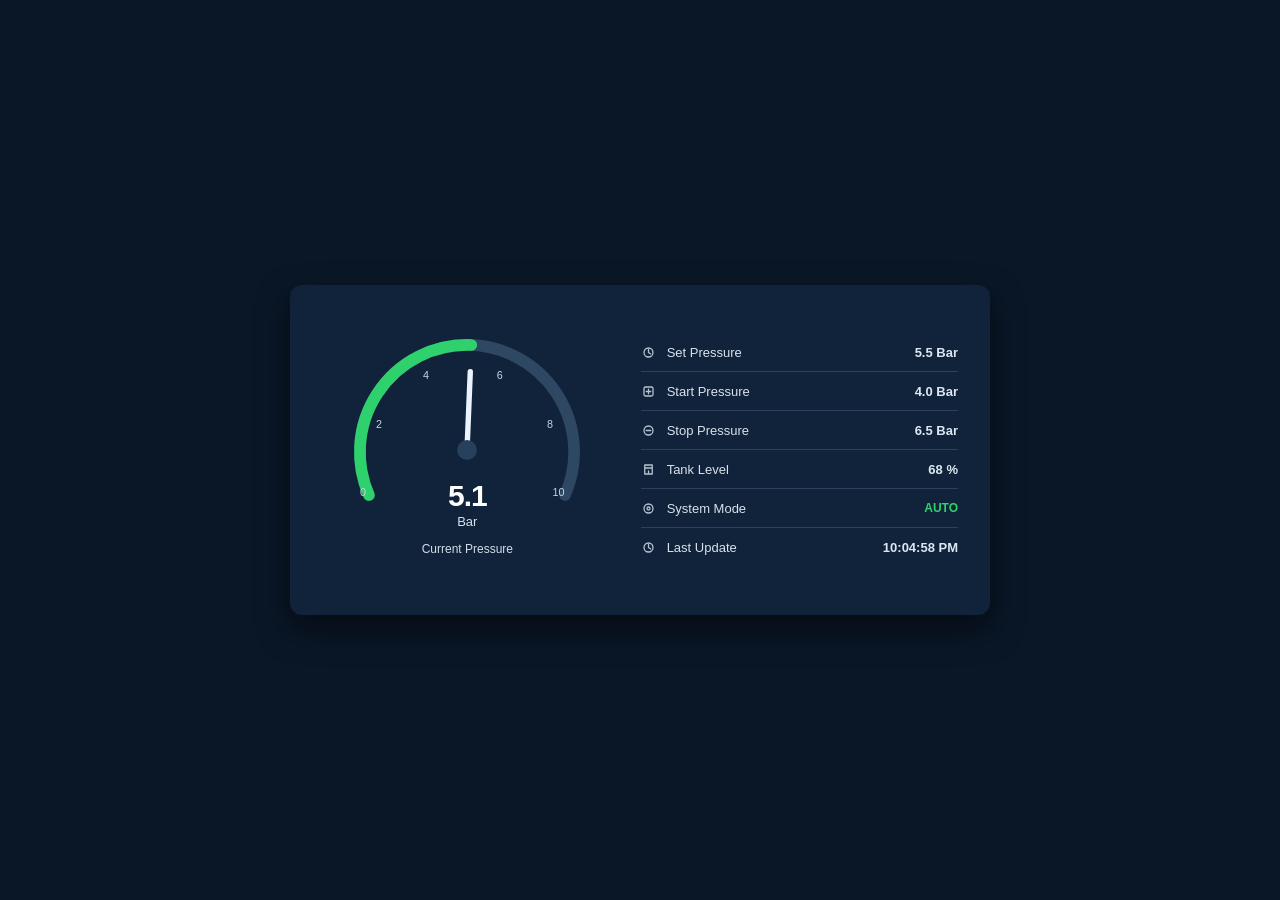
<file: web-v2/test.html>
<!DOCTYPE html>
<html lang="en">

<head>
    <meta charset="UTF-8" />
    <meta name="viewport" content="width=device-width, initial-scale=1.0" />
    <title>SCADA Pressure Dashboard</title>
    <style>
        :root {
            --panel: #10233a;
            --page: #0a1727;
            --muted: #a8b8c9;
            --line: #2e4762;
            --green: #2fd16d;
        }

        * {
            box-sizing: border-box;
        }

        body {
            margin: 0;
            min-height: 100vh;
            display: grid;
            place-items: center;
            background: var(--page);
            font-family: "Segoe UI", Arial, sans-serif;
            color: #fff;
        }

        .dashboard {
            width: min(700px, 94vw);
            min-height: 330px;
            display: grid;
            grid-template-columns: 1fr 1.08fr;
            gap: 25px;
            align-items: center;
            padding: 25px 29px;
            border-radius: 12px;
            background: var(--panel);
            box-shadow: 0 14px 32px #0008;
        }

        .gauge {
            position: relative;
            width: 280px;
            height: 270px;
            justify-self: center;
        }

        svg {
            width: 100%;
            height: 100%;
            overflow: visible;
        }

        .track {
            fill: none;
            stroke: var(--line);
            stroke-width: 13;
            stroke-linecap: round;
        }

        .progress {
            fill: none;
            stroke: var(--green);
            stroke-width: 13;
            stroke-linecap: round;
        }

        .tick {
            fill: #c9d5e1;
            font-size: 12px;
            font-weight: 500;
        }

        .needle {
            transform-origin: 150px 150px;
            transition: transform .5s cubic-bezier(.22, .8, .32, 1);
        }

        .needle line {
            stroke: #eaf3ff;
            stroke-width: 6;
            stroke-linecap: round;
        }

        .hub {
            fill: #27415c;
        }

        .reading {
            position: absolute;
            top: 166px;
            width: 100%;
            text-align: center;
        }

        .reading strong {
            display: block;
            font-size: 30px;
            line-height: 1;
            letter-spacing: -1px;
        }

        .reading span {
            display: block;
            margin-top: 3px;
            font-size: 13px;
            color: #d4e0ec;
        }

        .reading small {
            display: block;
            margin-top: 13px;
            color: #d3dde8;
            font-size: 12px;
        }

        .details {
            padding-right: 3px;
        }

        .row {
            height: 39px;
            display: grid;
            grid-template-columns: 18px 1fr auto;
            align-items: center;
            gap: 8px;
            border-bottom: 1px solid #2a425b;
            font-size: 13px;
        }

        .row:last-child {
            border-bottom: 0;
        }

        .icon {
            width: 15px;
            height: 15px;
            fill: none;
            stroke: #b6c5d4;
            stroke-width: 1.7;
            stroke-linecap: round;
            stroke-linejoin: round;
        }

        .label {
            color: #d9e2eb;
        }

        .metric {
            color: #dce7f1;
            font-weight: 700;
        }

        .metric.auto {
            color: var(--green);
            font-size: 12px;
        }

        @media (max-width:620px) {
            .dashboard {
                grid-template-columns: 1fr;
                gap: 0;
                padding: 18px;
            }

            .details {
                padding: 0 12px 8px;
            }
        }
    </style>
</head>

<body>
    <main class="dashboard">
        <section class="gauge" aria-label="Current pressure gauge">
            <svg viewBox="0 0 300 300" role="img">
                <path class="track" d="M41 200 A119 119 0 1 1 259 200" />
                <path id="progress" class="progress" d="M41 200 A119 119 0 1 1 259 200" />
                <g class="tick"><text x="31" y="201">0</text><text x="49" y="126">2</text><text x="101"
                        y="71">4</text><text x="183" y="71">6</text><text x="239" y="126">8</text><text x="245"
                        y="201">10</text></g>
                <g id="needle" class="needle">
                    <line x1="150" y1="150" x2="150" y2="63" />
                </g>
                <circle class="hub" cx="150" cy="150" r="11" />
            </svg>
            <div class="reading"><strong id="pressure">5.1</strong><span>Bar</span><small>Current Pressure</small></div>
        </section>
        <section class="details" aria-label="Pressure system status">
            <div class="row"><svg class="icon" viewBox="0 0 20 20">
                    <circle cx="10" cy="10" r="6" />
                    <path d="M10 10V6M10 10l3 2" />
                </svg><span class="label">Set Pressure</span><span class="metric">5.5 Bar</span></div>
            <div class="row"><svg class="icon" viewBox="0 0 20 20">
                    <rect x="4" y="4" width="12" height="12" rx="2" />
                    <path d="M7 10h6M10 7v6" />
                </svg><span class="label">Start Pressure</span><span class="metric">4.0 Bar</span></div>
            <div class="row"><svg class="icon" viewBox="0 0 20 20">
                    <circle cx="10" cy="10" r="6" />
                    <path d="M7 10h6" />
                </svg><span class="label">Stop Pressure</span><span class="metric">6.5 Bar</span></div>
            <div class="row"><svg class="icon" viewBox="0 0 20 20">
                    <path d="M5 4h10v12H5zM5 8h10" />
                    <path d="M10 12v3" />
                </svg><span class="label">Tank Level</span><span class="metric">68 %</span></div>
            <div class="row"><svg class="icon" viewBox="0 0 20 20">
                    <circle cx="10" cy="10" r="6" />
                    <circle cx="10" cy="10" r="2" />
                </svg><span class="label">System Mode</span><span class="metric auto">AUTO</span></div>
            <div class="row"><svg class="icon" viewBox="0 0 20 20">
                    <circle cx="10" cy="10" r="6" />
                    <path d="M10 10V6M10 10l3 2" />
                </svg><span class="label">Last Update</span><span id="time" class="metric">--:--:--</span></div>
        </section>
    </main>
    <script>
        const pressure = document.getElementById('pressure');
        const needle = document.getElementById('needle');
        const progress = document.getElementById('progress');
        const time = document.getElementById('time');
        const length = progress.getTotalLength();
        progress.style.strokeDasharray = length;
        function setPressure(value) {
            const v = Math.max(0, Math.min(10, value));
            pressure.textContent = v.toFixed(1);
            needle.style.transform = `rotate(${-120 + v * 24}deg)`;
            progress.style.strokeDashoffset = length * (1 - v / 10);
        }
        function updateTime() { time.textContent = new Date().toLocaleTimeString([], { hour: '2-digit', minute: '2-digit', second: '2-digit' }); }
        setPressure(5.1); updateTime(); setInterval(updateTime, 1000);
        
    </script>
</body>

</html>
</file>
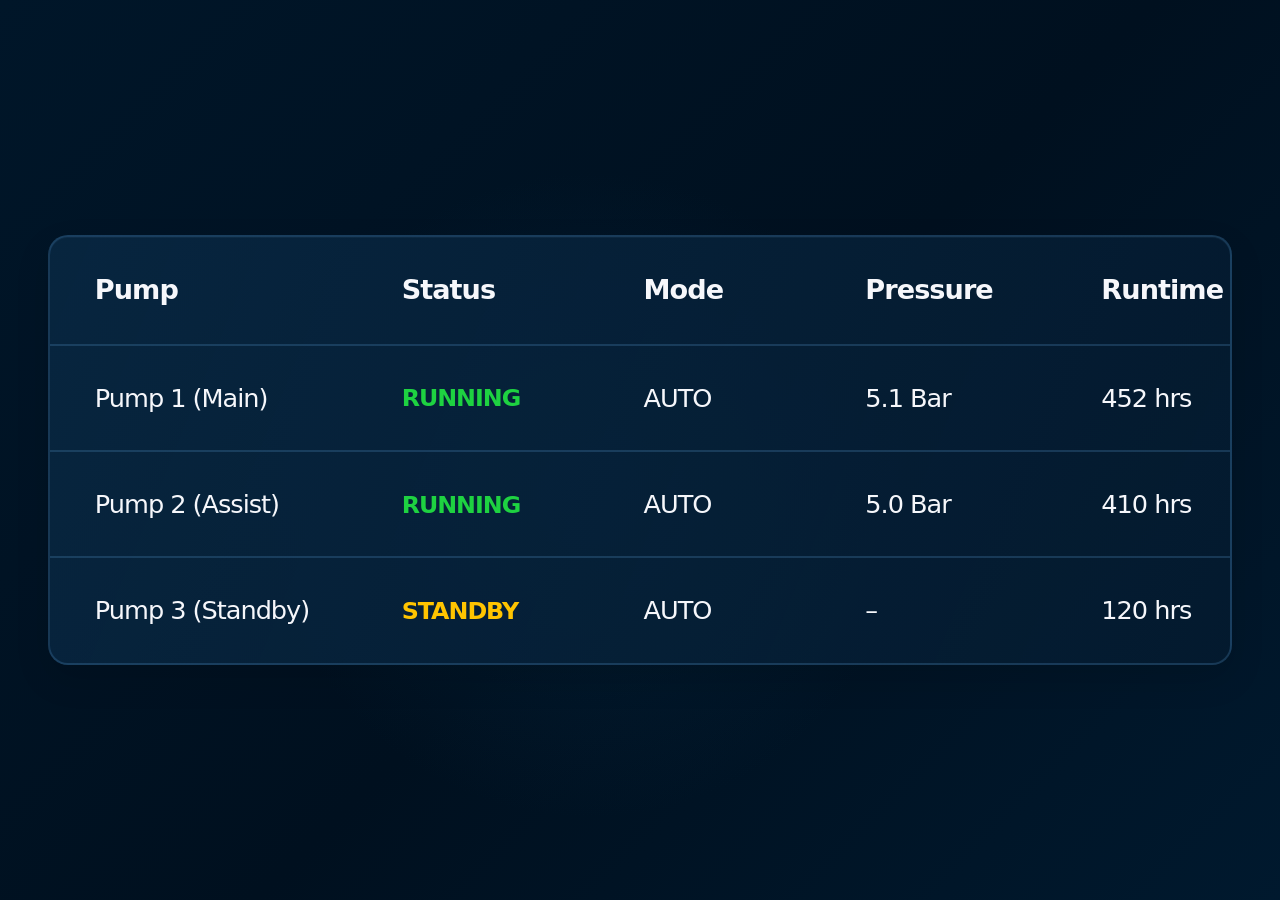
<file: web-v2/test1.html>
<!doctype html>
<html lang="en">

<head>
    <meta charset="utf-8">
    <meta name="viewport" content="width=device-width, initial-scale=1">
    <title>Pump Status Dashboard</title>
    <link href="https://cdn.jsdelivr.net/npm/bootstrap@5.3.3/dist/css/bootstrap.min.css" rel="stylesheet">
    <style>
        :root {
            --ink: #f6f7fb;
            --line: rgba(75, 133, 180, .29);
            --panel: rgba(7, 34, 59, .82);
            --green: #1ed241;
            --yellow: #ffc400;
        }

        * {
            box-sizing: border-box;
        }

        body {
            margin: 0;
            color: var(--ink);
            font-family: Inter, ui-sans-serif, system-ui, -apple-system, BlinkMacSystemFont, "Segoe UI", sans-serif;
            background:
                radial-gradient(circle at 46% 55%, rgba(10, 53, 86, .32), transparent 38%),
                linear-gradient(135deg, #001629 0%, #00101f 53%, #00192e 100%);
        }

        .dashboard {
            min-height: 100vh;
        }

        .pump-panel {
            overflow: hidden;
            border: 2px solid var(--line);
            border-radius: 20px;
            background: linear-gradient(112deg, rgba(8, 39, 66, .9), rgba(4, 27, 48, .84));
            box-shadow: inset 0 1px rgba(143, 191, 229, .05), 0 14px 34px rgba(0, 0, 0, .12);
        }

        .pump-table {
            --bs-table-bg: transparent;
            --bs-table-color: var(--ink);
            table-layout: fixed;
        }

        .pump-table th,
        .pump-table td {
            padding: 2.05rem 3.8%;
            white-space: nowrap;
            border-bottom: 2px solid var(--line);
        }

        .pump-table thead th {
            font-size: clamp(1.45rem, 2.12vw, 2.35rem);
            font-weight: 750;
            letter-spacing: -.035em;
        }

        .pump-table tbody td {
            font-size: clamp(1.3rem, 2vw, 2.28rem);
            font-weight: 400;
            letter-spacing: -.04em;
        }

        .pump-table tbody tr:last-child td {
            border-bottom: 0;
        }

        .pump-table th:nth-child(1),
        .pump-table td:nth-child(1) {
            width: 26%;
        }

        .pump-table th:nth-child(2),
        .pump-table td:nth-child(2) {
            width: 20.5%;
        }

        .pump-table th:nth-child(3),
        .pump-table td:nth-child(3) {
            width: 18.8%;
        }

        .pump-table th:nth-child(4),
        .pump-table td:nth-child(4) {
            width: 20%;
        }

        .pump-table th:nth-child(5),
        .pump-table td:nth-child(5) {
            width: 14.7%;
        }

        .status {
            font-weight: 750;
            font-size: .93em;
        }

        .status-running {
            color: var(--green);
        }

        .status-standby {
            color: var(--yellow);
        }

        @media (max-width: 767.98px) {
            .pump-panel {
                border-radius: 15px;
            }

            .pump-table {
                min-width: 690px;
            }

            .pump-table th,
            .pump-table td {
                padding: 1.3rem 1.65rem;
            }
        }
    </style>
</head>

<body>
    <main class="dashboard d-flex align-items-center min-vh-100">
        <section class="container-fluid px-3 px-md-4 px-xl-5" aria-labelledby="dashboard-title">
            <h1 id="dashboard-title" class="visually-hidden">Pump Status Dashboard</h1>
            <div class="pump-panel" role="region" aria-label="Pump operational status">
                <div class="table-responsive">
                    <table class="table table-borderless align-middle mb-0 pump-table">
                        <thead>
                            <tr>
                                <th scope="col">Pump</th>
                                <th scope="col">Status</th>
                                <th scope="col">Mode</th>
                                <th scope="col">Pressure</th>
                                <th scope="col">Runtime</th>
                            </tr>
                        </thead>
                        <tbody id="pumpRows"></tbody>
                    </table>
                </div>
            </div>
        </section>
    </main>

    <script src="https://cdn.jsdelivr.net/npm/bootstrap@5.3.3/dist/js/bootstrap.bundle.min.js"></script>
    <script>
        const pumps = [
            { name: "Pump 1 (Main)", status: "RUNNING", mode: "AUTO", pressure: "5.1 Bar", runtime: "452 hrs" },
            { name: "Pump 2 (Assist)", status: "RUNNING", mode: "AUTO", pressure: "5.0 Bar", runtime: "410 hrs" },
            { name: "Pump 3 (Standby)", status: "STANDBY", mode: "AUTO", pressure: "–", runtime: "120 hrs" }
        ];

        const statusClass = (status) => status === "RUNNING" ? "status-running" : "status-standby";

        document.querySelector("#pumpRows").innerHTML = pumps.map((pump) => `
  <tr>
    <td>${pump.name}</td>
    <td><span class="status ${statusClass(pump.status)}">${pump.status}</span></td>
    <td>${pump.mode}</td>
    <td>${pump.pressure}</td>
    <td>${pump.runtime}</td>
  </tr>
`).join("");

    </script>
</body>

</html>
</file>
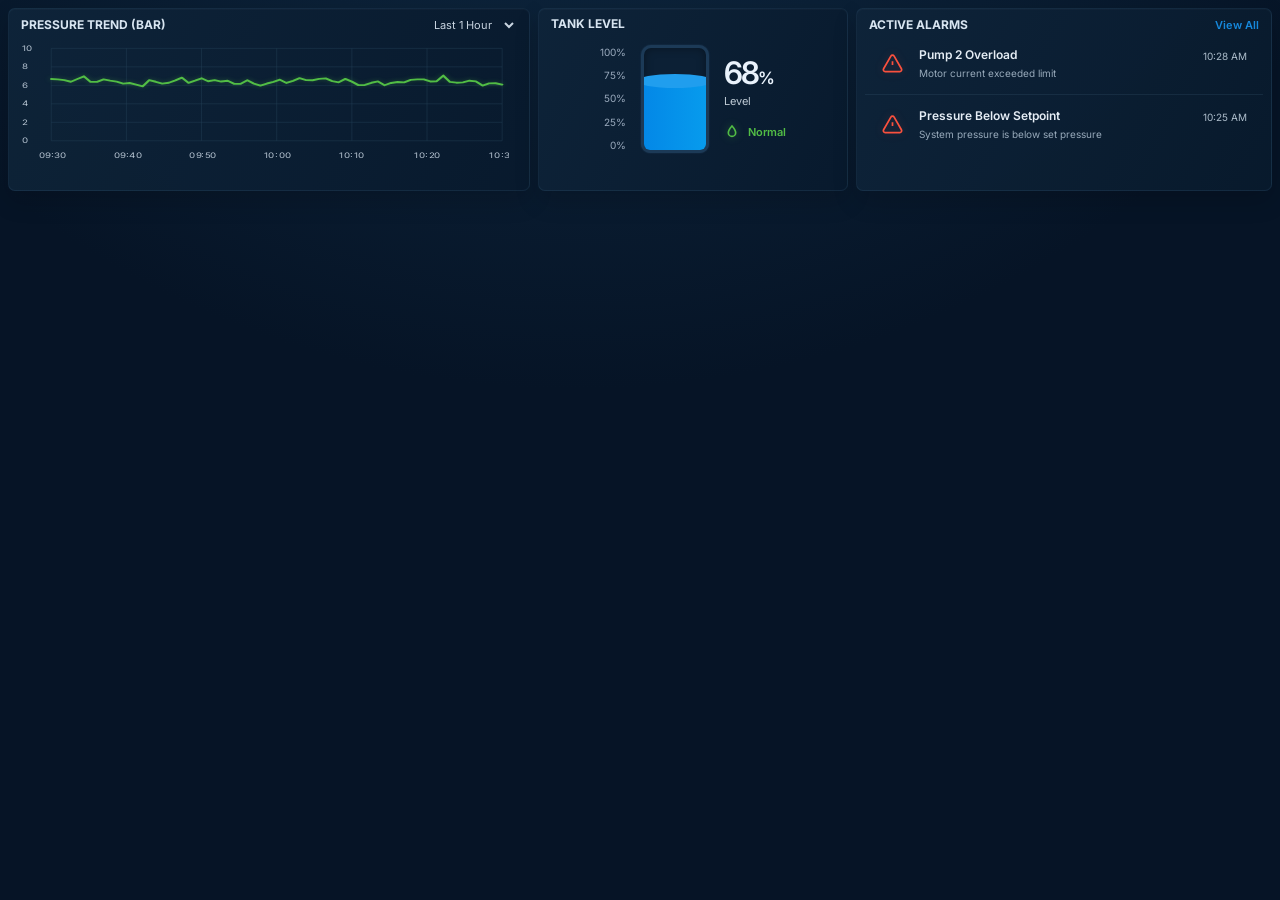
<file: web-v2/test2.html>
<!doctype html>
<html lang="en">

<head>
    <meta charset="utf-8">
    <meta name="viewport" content="width=device-width, initial-scale=1">
    <title>Operations Dashboard</title>
    <link href="https://cdn.jsdelivr.net/npm/bootstrap@5.3.3/dist/css/bootstrap.min.css" rel="stylesheet">
    <link rel="preconnect" href="https://fonts.googleapis.com">
    <link href="https://fonts.googleapis.com/css2?family=Inter:wght@400;500;600;700&display=swap" rel="stylesheet">
    <style>
        :root {
            --panel: #0d2034;
            --panel-2: #0a1a2d;
            --line: #19344d;
            --muted: #9aaabd;
            --blue: #078fee;
            --green: #52bd45;
            --red: #fa513e;
        }

        * {
            box-sizing: border-box;
        }

        body {
            margin: 0;
            min-height: 100vh;
            font-family: Inter, Arial, sans-serif;
            color: #e9f2fc;
            background: radial-gradient(circle at 45% -60%, #143552, #061426 58%);
        }

        .dashboard {
            max-width: 1640px;
            margin: auto;
            padding: 8px;
        }

        .card-panel {
            height: 100%;
            min-height: 183px;
            border: 1px solid rgba(54, 91, 123, .22);
            background: linear-gradient(118deg, rgba(14, 36, 57, .98), rgba(8, 26, 45, .98));
            border-radius: 7px;
            box-shadow: 0 10px 25px rgba(0, 0, 0, .16), inset 0 1px 0 rgba(255, 255, 255, .02);
            overflow: hidden;
        }

        .panel-title {
            font-size: 12px;
            font-weight: 700;
            color: #d8e5f1;
        }

        .period {
            border: 0;
            background: transparent;
            color: #c9d5e1;
            font-size: 11px;
            padding: 0;
        }

        .period:focus {
            box-shadow: none;
            color: #fff;
        }

        .chart-area {
            height: 138px;
            padding: 4px 12px 9px 4px;
        }

        #trend {
            width: 100%;
            height: 100%;
            display: block;
        }

        .grid {
            stroke: #254158;
            stroke-width: 1;
            opacity: .52;
        }

        .axis {
            fill: #b3c1cf;
            font-size: 10px;
            font-family: Inter, Arial, sans-serif;
        }

        .trend-line {
            fill: none;
            stroke: var(--green);
            stroke-width: 2.5;
            stroke-linejoin: round;
            stroke-linecap: round;
            filter: drop-shadow(0 0 3px rgba(80, 190, 69, .35));
            stroke-dasharray: 600;
            stroke-dashoffset: 600;
            animation: draw 2s ease forwards;
        }

        @keyframes draw {
            to {
                stroke-dashoffset: 0;
            }
        }

        /* Adjusted gap from 25px to 15px to fit the new axis */
        .tank-wrap {
            height: 135px;
            display: flex;
            align-items: center;
            justify-content: center;
            gap: 15px;
            padding-top: 0;
        }

        /* New Tank Y-Axis styles */
        .tank-y-axis {
            display: flex;
            flex-direction: column;
            justify-content: space-between;
            height: 108px;
            color: var(--muted);
            font-size: 10px;
            text-align: right;
        }

        .tank {
            width: 68px;
            height: 108px;
            position: relative;
            border: 3px solid #1c3a57;
            border-radius: 10px 10px 9px 9px;
            background: #0c2035;
            overflow: hidden;
            box-shadow: inset 0 0 10px rgba(0, 0, 0, .35), 0 0 2px rgba(103, 167, 218, .2);
        }

        .water {
            position: absolute;
            left: 0;
            bottom: 0;
            width: 100%;
            height: 68%;
            background: linear-gradient(90deg, #0388e7, #079bed);
            animation: water-rise 1.5s cubic-bezier(.2, .8, .2, 1);
        }

        .water:before {
            content: "";
            position: absolute;
            left: -11%;
            top: -7px;
            width: 122%;
            height: 14px;
            border-radius: 50%;
            background: #209eee;
            animation: wave 2.5s ease-in-out infinite alternate;
        }

        @keyframes water-rise {
            from {
                height: 0;
            }

            to {
                height: 68%;
            }
        }

        @keyframes wave {
            to {
                transform: translateX(8px) scaleY(.8);
            }
        }

        .level-number {
            font-size: 31px;
            font-weight: 600;
            letter-spacing: -1.8px;
            line-height: 1;
        }

        .level-number small {
            font-size: 17px;
            letter-spacing: -.5px;
        }

        .metric-label {
            color: #bdc9d4;
            font-size: 11px;
            margin-top: 5px;
        }

        .status {
            margin-top: 14px;
            color: var(--green);
            font-size: 11px;
            font-weight: 600;
            display: flex;
            align-items: center;
            gap: 8px;
        }

        .status svg {
            width: 16px;
            height: 16px;
            filter: drop-shadow(0 0 4px rgba(76, 193, 69, .45));
        }

        .view-all {
            color: #1688db;
            text-decoration: none;
            font-size: 11px;
            font-weight: 600;
        }

        .alarm {
            display: flex;
            gap: 15px;
            padding: 13px 16px;
        }

        .alarm+.alarm {
            border-top: 1px solid rgba(73, 105, 132, .2);
        }

        .alarm-icon {
            width: 23px;
            flex: 0 0 23px;
            color: var(--red);
            margin-top: 0;
            filter: drop-shadow(0 0 4px rgba(247, 77, 56, .2));
        }

        .alarm-title {
            font-size: 12px;
            font-weight: 600;
            color: #e5edf5;
            line-height: 1.25;
        }

        .alarm-desc {
            color: #97a9ba;
            font-size: 10px;
            margin-top: 4px;
        }

        .alarm-time {
            margin-left: auto;
            white-space: nowrap;
            color: #adbdcb;
            font-size: 10px;
            padding-top: 2px;
        }

        @media (max-width: 767px) {
            .dashboard {
                padding: 12px;
            }

            .card-panel {
                min-height: 170px;
            }
        }
    </style>
</head>

<body>
    <main class="dashboard">
        <div class="row g-2">
            <section class="col-lg-5">
                <div class="card-panel p-2">
                    <div class="d-flex justify-content-between align-items-center px-1">
                        <h2 class="panel-title mb-0">PRESSURE TREND (BAR)</h2><select class="period" id="range"
                            aria-label="Chart period">
                            <option>Last 1 Hour</option>
                            <option>Last 6 Hours</option>
                            <option>Today</option>
                        </select>
                    </div>
                    <div class="chart-area"><svg id="trend" viewBox="0 0 500 165" preserveAspectRatio="none"
                            aria-label="Pressure trend chart">
                            <g id="grid"></g>
                            <g id="labels"></g>
                            <path id="line" class="trend-line"></path>
                        </svg></div>
                </div>
            </section>
            <section class="col-lg-3 col-md-5">
                <div class="card-panel p-2">
                    <h2 class="panel-title px-1 mb-0">TANK LEVEL</h2>

                    <div class="tank-wrap">
                        <!-- Added Tank Y-Axis Percentage Labels Here -->
                        <div class="tank-y-axis">
                            <span>100%</span>
                            <span>75%</span>
                            <span>50%</span>
                            <span>25%</span>
                            <span>0%</span>
                        </div>

                        <div class="tank">
                            <div class="water"></div>
                        </div>

                        <div>
                            <div class="level-number"><span id="levelValue">68</span><small>%</small></div>
                            <div class="metric-label">Level</div>
                            <div class="status"><svg viewBox="0 0 24 24" fill="none" stroke="currentColor"
                                    stroke-width="2.5">
                                    <path d="M12 3c-3.7 4.2-5.5 7.1-5.5 10a5.5 5.5 0 0 0 11 0c0-2.9-1.8-5.8-5.5-10Z" />
                                </svg>Normal</div>
                        </div>
                    </div>

                </div>
            </section>
            <section class="col-lg-4 col-md-7">
                <div class="card-panel p-2">
                    <div class="d-flex justify-content-between align-items-center px-1">
                        <h2 class="panel-title mb-0">ACTIVE ALARMS</h2><a class="view-all" href="#">View All</a>
                    </div>
                    <div class="alarm"><svg class="alarm-icon" viewBox="0 0 24 24" fill="none" stroke="currentColor"
                            stroke-width="1.8">
                            <path d="M10.3 3.8 2.7 17a2 2 0 0 0 1.7 3h15.2a2 2 0 0 0 1.7-3L13.7 3.8a2 2 0 0 0-3.4 0Z" />
                            <path d="M12 9v4M12 17h.01" />
                        </svg>
                        <div>
                            <div class="alarm-title">Pump 2 Overload</div>
                            <div class="alarm-desc">Motor current exceeded limit</div>
                        </div><span class="alarm-time">10:28 AM</span>
                    </div>
                    <div class="alarm"><svg class="alarm-icon" viewBox="0 0 24 24" fill="none" stroke="currentColor"
                            stroke-width="1.8">
                            <path d="M10.3 3.8 2.7 17a2 2 0 0 0 1.7 3h15.2a2 2 0 0 0 1.7-3L13.7 3.8a2 2 0 0 0-3.4 0Z" />
                            <path d="M12 9v4M12 17h.01" />
                        </svg>
                        <div>
                            <div class="alarm-title">Pressure Below Setpoint</div>
                            <div class="alarm-desc">System pressure is below set pressure</div>
                        </div><span class="alarm-time">10:25 AM</span>
                    </div>
                </div>
            </section>
        </div>
    </main>
    <script>
        const svgNS = 'http://www.w3.org/2000/svg', grid = document.getElementById('grid'), labels = document.getElementById('labels'), line = document.getElementById('line');
        const W = 500, H = 165, L = 31, R = 7, T = 15, B = 28;
        function el(name, attrs, parent) { const n = document.createElementNS(svgNS, name); Object.entries(attrs).forEach(([k, v]) => n.setAttribute(k, v)); parent.appendChild(n); return n }
        for (let i = 0; i <= 5; i++) { const y = T + (H - T - B) * i / 5; el('line', { x1: L, y1: y, x2: W - R, y2: y, class: 'grid' }, grid); el('text', { x: 1, y: y + 3, class: 'axis' }, labels).textContent = 10 - i * 2 }
        for (let i = 0; i <= 6; i++) { const x = L + (W - L - R) * i / 6; el('line', { x1: x, y1: T, x2: x, y2: H - B, class: 'grid' }, grid); el('text', { x: x - 13, y: H - 5, class: 'axis' }, labels).textContent = ['09:30', '09:40', '09:50', '10:00', '10:10', '10:20', '10:30'][i] }
        function makeData(amplitude = 1) { return Array.from({ length: 70 }, (_, i) => 6.4 + Math.sin(i * .35) * .22 + Math.sin(i * 1.7) * .18 + (i % 5 === 0 ? .2 : -.05) + (Math.random() - .5) * amplitude * .22) }
        function draw(data) { const pts = data.map((v, i) => { const x = L + i * (W - L - R) / (data.length - 1), y = T + (10 - v) / 10 * (H - T - B); return `${i ? 'L' : 'M'}${x.toFixed(1)},${y.toFixed(1)}` }).join(' '); line.style.animation = 'none'; line.setAttribute('d', pts); void line.getBoundingClientRect(); line.style.animation = 'draw 1.5s ease forwards' }
        draw(makeData()); document.getElementById('range').addEventListener('change', () => draw(makeData(1.5)));
        setInterval(() => { const n = 67 + Math.floor(Math.random() * 3); document.getElementById('levelValue').textContent = n; document.querySelector('.water').style.height = n + '%'; }, 4000);
    </script>
</body>

</html>
</file>
